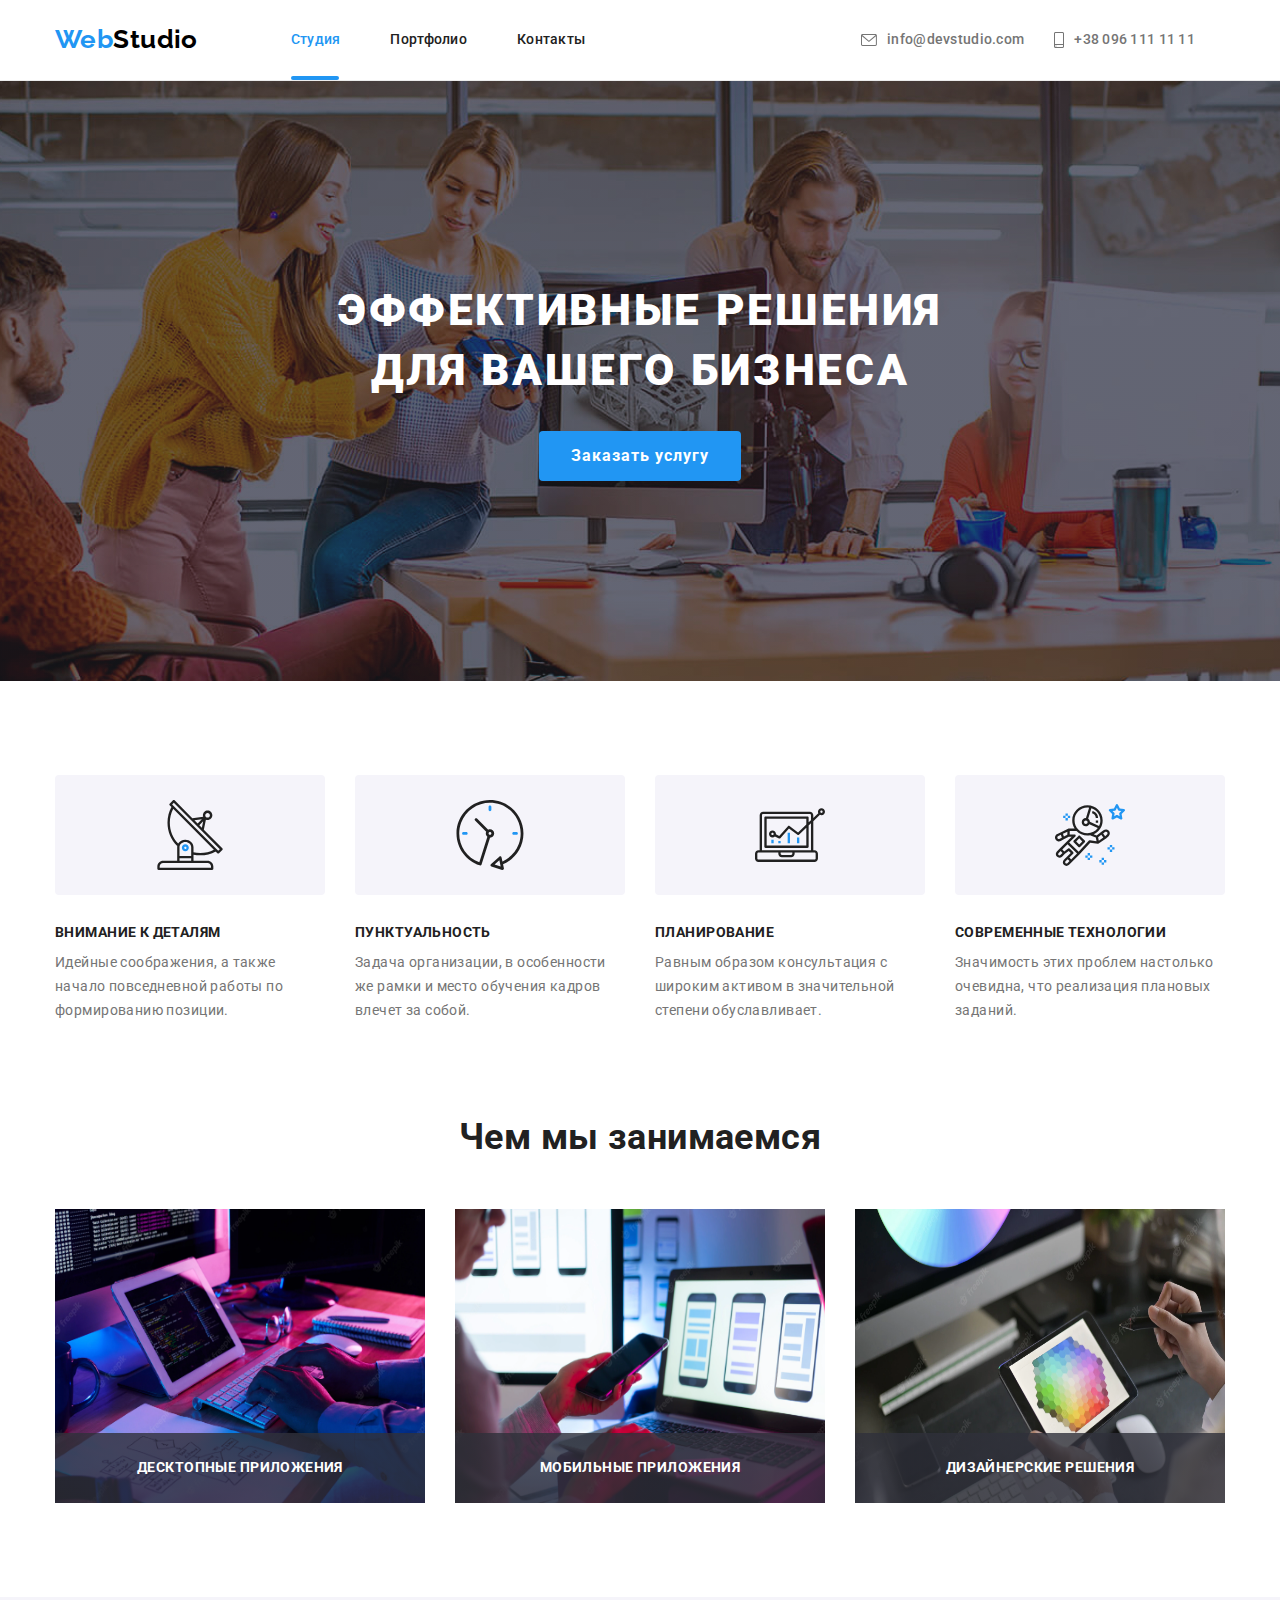
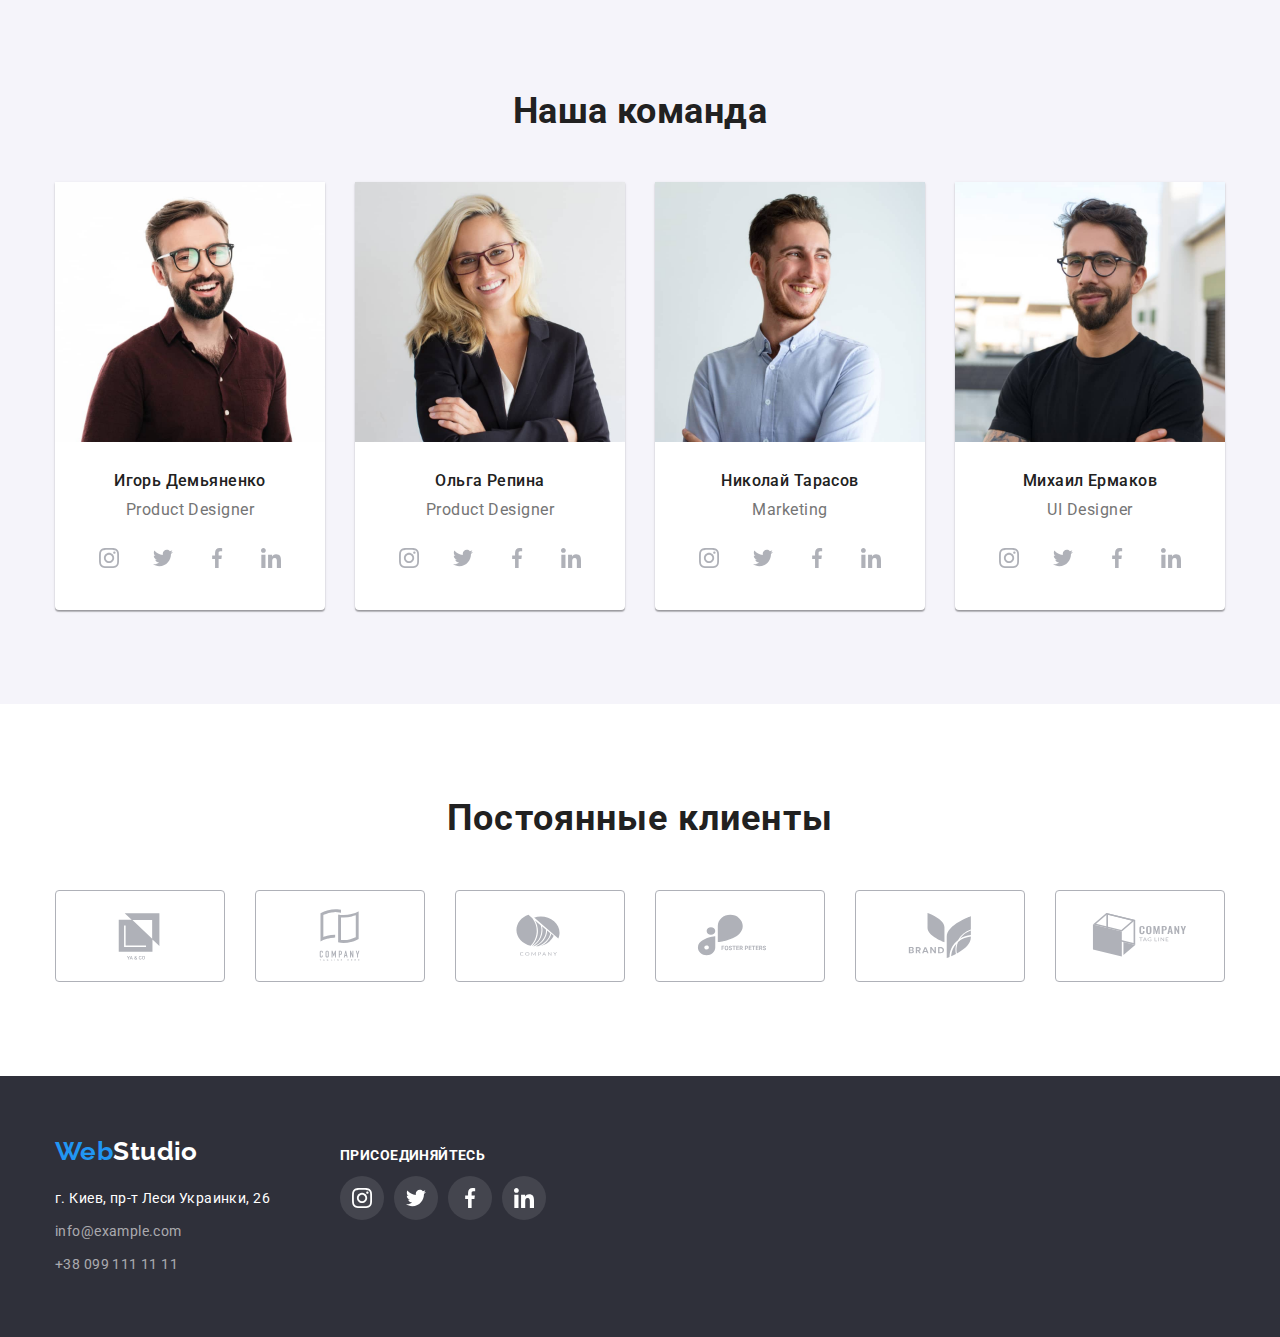
<file: index.html>
<!DOCTYPE html>
<html lang="en">
  <head>
    <meta charset="UTF-8" />
    <meta http-equiv="X-UA-Compatible" content="IE=edge" />
    <meta name="viewport" content="width=device-width, initial-scale=1.0" />
    <title>Document</title>
    <link
      href="https://fonts.googleapis.com/css2?family=Raleway:wght@700&family=Roboto:wght@400;500;700;900&display=swap"
      rel="stylesheet"
    />
    <link
      rel="stylesheet"
      href="https://cdnjs.cloudflare.com/ajax/libs/modern-normalize/0.6.0/modern-normalize.min.css
"
    />
    <link rel="stylesheet" href="./css/styles.css" />
  </head>
  <body>
    <!--Header-->
    <header class="page-header">
      <div class="container container-contacts">
        <nav class="header-nav">
          <a href="./index.html" class="logo-header-link link"
            ><span class="logo-web-word">Web</span><span class="logo-studio-word">Studio</span>
          </a>
          <ul class="site-nav-list list">
            <li class="site-item">
              <a href="./index.html" class="site-nav-link studio-active-link studio-link link"
                >Студия</a
              >
            </li>
            <li class="site-item">
              <a href="./portfolio.html" class="site-nav-link link">Портфолио</a>
            </li>
            <li class="site-item"><a href="#" class="site-nav-link link">Контакты</a></li>
          </ul>
        </nav>
        <ul class="our-contacts-list list">
          <li class="email-header-item">
            <a href="mailto:info@example.com" class="link-header-contacts link">
              <svg class="icon-contacts-header" width="16" height="12">
                <use href="./images/sprite.svg#icon-envelope"></use></svg
              >info@devstudio.com</a
            >
          </li>
          <li class="phone-header-item">
            <a href="tel:+380991111111" class="link-header-contacts link">
              <svg class="icon-contacts-header" width="10" height="16">
                <use href="./images/sprite.svg#icon-smartphone"></use></svg
              >+38 096 111 11 11</a
            >
          </li>
        </ul>
      </div>
    </header>
    <!--Main content-->
    <main>
      <section class="hero">
        <div class="container">
          <h1 class="hero-title">Эффективные решения для вашего бизнеса</h1>
          <button data-modal-open type="button" class="button-order">Заказать услугу</button>
          <!--Modal window-->
          <div class="backdrop is-hidden" data-modal>
            <div class="modal">
              <button data-modal-close type="button" class="button-close">
                <svg class="icon-close" width="18" height="18">
                  <use href="./images/sprite.svg#icon-close"></use>
                </svg>
              </button>
            </div>
          </div>
        </div>
      </section>
      <section class="section">
        <div class="container">
          <h2 class="visually-hidden">Наши преимущества</h2>
          <ul class="our-benefits-list list features">
            <li class="our-benefits-item">
              <div class="our-benefits-icons">
                <svg class="icons-benefits">
                  <use href="./images/sprite.svg#icon-antenna"></use>
                </svg>
              </div>
              <div>
                <h3 class="section-title">Внимание к деталям</h3>
                <p class="our-benefits-text">
                  Идейные соображения, а также начало повседневной работы по формированию позиции.
                </p>
              </div>
            </li>
            <li class="our-benefits-item">
              <div class="our-benefits-icons">
                <svg class="icons-benefits">
                  <use href="./images/sprite.svg#icon-clock"></use>
                </svg>
              </div>
              <div>
                <h3 class="section-title">Пунктуальность</h3>
                <p class="our-benefits-text">
                  Задача организации, в особенности же рамки и место обучения кадров влечет за
                  собой.
                </p>
              </div>
            </li>
            <li class="our-benefits-item">
              <div class="our-benefits-icons">
                <svg class="icons-benefits">
                  <use href="./images/sprite.svg#icon-diagram"></use>
                </svg>
              </div>
              <div>
                <h3 class="section-title">Планирование</h3>
                <p class="our-benefits-text">
                  Равным образом консультация с широким активом в значительной степени
                  обуславливает.
                </p>
              </div>
            </li>
            <li class="our-benefits-item">
              <div class="our-benefits-icons">
                <svg class="icons-benefits">
                  <use href="./images/sprite.svg#icon-astronaut"></use>
                </svg>
              </div>
              <div>
                <h3 class="section-title">Современные технологии</h3>
                <p class="our-benefits-text">
                  Значимость этих проблем настолько очевидна, что реализация плановых заданий.
                </p>
              </div>
            </li>
          </ul>
        </div>
      </section>
      <section class="section our-work-section">
        <div class="container">
          <h2 class="section-title-our-work">Чем мы занимаемся</h2>
          <ul class="our-work-list list">
            <li class="our-work-pictures-item">
              <img src="./images/image1.jpeg" alt="work on the computer" width="370" height="294" />
              <p class="our-work-text">Десктопные приложения</p>
            </li>
            <li class="our-work-pictures-item">
              <img
                src="./images/image2.jpeg"
                alt="mobile application development"
                width="370"
                height="294"
              />
              <p class="our-work-text">Мобильные приложения</p>
            </li>
            <li class="our-work-pictures-item">
              <img
                src="./images/image3.jpeg"
                alt="palette on the tablet"
                width="370"
                height="294"
              />
              <p class="our-work-text">Дизайнерские решения</p>
            </li>
          </ul>
        </div>
      </section>
      <section class="team section">
        <div class="container">
          <h2 class="section-title-our-team">Наша команда</h2>
          <ul class="team-list list">
            <li class="team-item">
              <img
                src="./images/foto1.jpg"
                alt="Ihor Demyanenko Product Designer"
                width="270"
                height="260"
              />
              <div class="team-wrapper">
                <h3 class="team-names">Игорь Демьяненко</h3>
                <p class="team-jobs">Product Designer</p>
                <ul class="social-link-our-team-list list">
                  <li class="social-link-our-team-item">
                    <a class="social-link-team" href="#">
                      <svg class="icons-links-team">
                        <use href="./images/sprite.svg#icon-instagram"></use>
                      </svg>
                    </a>
                  </li>
                  <li class="social-link-our-team-item">
                    <a class="social-link-team" href="#">
                      <svg class="icons-links-team">
                        <use href="./images/sprite.svg#icon-twitter"></use>
                      </svg>
                    </a>
                  </li>
                  <li class="social-link-our-team-item">
                    <a class="social-link-team" href="#">
                      <svg class="icons-links-team">
                        <use href="./images/sprite.svg#icon-facebook"></use>
                      </svg>
                    </a>
                  </li>
                  <li class="social-link-our-team-item">
                    <a class="social-link-team" href="#">
                      <svg class="icons-links-team">
                        <use href="./images/sprite.svg#icon-linkedin"></use>
                      </svg>
                    </a>
                  </li>
                </ul>
              </div>
            </li>
            <li class="team-item">
              <img
                src="./images/foto2.jpg"
                alt="Olga Repina Product Designer"
                width="270"
                height="260"
              />
              <div class="team-wrapper">
                <h3 class="team-names">Ольга Репина</h3>
                <p class="team-jobs">Product Designer</p>
                <ul class="social-link-our-team-list list">
                  <li class="social-link-our-team-item">
                    <a class="social-link-team" href="#">
                      <svg class="icons-links-team">
                        <use href="./images/sprite.svg#icon-instagram"></use>
                      </svg>
                    </a>
                  </li>
                  <li class="social-link-our-team-item">
                    <a class="social-link-team" href="#">
                      <svg class="icons-links-team">
                        <use href="./images/sprite.svg#icon-twitter"></use>
                      </svg>
                    </a>
                  </li>
                  <li class="social-link-our-team-item">
                    <a class="social-link-team" href="#">
                      <svg class="icons-links-team">
                        <use href="./images/sprite.svg#icon-facebook"></use>
                      </svg>
                    </a>
                  </li>
                  <li class="social-link-our-team-item">
                    <a class="social-link-team" href="#">
                      <svg class="icons-links-team">
                        <use href="./images/sprite.svg#icon-linkedin"></use>
                      </svg>
                    </a>
                  </li>
                </ul>
              </div>
            </li>
            <li class="team-item">
              <img
                src="./images/foto3.jpg"
                alt="Nikolay Tarasov Marketing"
                width="270"
                height="260"
              />
              <div class="team-wrapper">
                <h3 class="team-names">Николай Тарасов</h3>
                <p class="team-jobs">Marketing</p>
                <ul class="social-link-our-team-list list">
                  <li class="social-link-our-team-item">
                    <a class="social-link-team" href="#">
                      <svg class="icons-links-team">
                        <use href="./images/sprite.svg#icon-instagram"></use>
                      </svg>
                    </a>
                  </li>
                  <li class="social-link-our-team-item">
                    <a class="social-link-team" href="#">
                      <svg class="icons-links-team">
                        <use href="./images/sprite.svg#icon-twitter"></use>
                      </svg>
                    </a>
                  </li>
                  <li class="social-link-our-team-item">
                    <a class="social-link-team" href="#">
                      <svg class="icons-links-team">
                        <use href="./images/sprite.svg#icon-facebook"></use>
                      </svg>
                    </a>
                  </li>
                  <li class="social-link-our-team-item">
                    <a class="social-link-team" href="#">
                      <svg class="icons-links-team">
                        <use href="./images/sprite.svg#icon-linkedin"></use>
                      </svg>
                    </a>
                  </li>
                </ul>
              </div>
            </li>
            <li class="team-item">
              <img
                src="./images/foto4.jpg"
                alt="Mykhail Ermakov UI Designer"
                width="270"
                height="260"
              />
              <div class="team-wrapper">
                <h3 class="team-names">Михаил Ермаков</h3>
                <p class="team-jobs">UI Designer</p>
                <ul class="social-link-our-team-list list">
                  <li class="social-link-our-team-item">
                    <a class="social-link-team" href="#">
                      <svg class="icons-links-team">
                        <use href="./images/sprite.svg#icon-instagram"></use>
                      </svg>
                    </a>
                  </li>
                  <li class="social-link-our-team-item">
                    <a class="social-link-team" href="#">
                      <svg class="icons-links-team">
                        <use href="./images/sprite.svg#icon-twitter"></use>
                      </svg>
                    </a>
                  </li>
                  <li class="social-link-our-team-item">
                    <a class="social-link-team" href="#">
                      <svg class="icons-links-team">
                        <use href="./images/sprite.svg#icon-facebook"></use>
                      </svg>
                    </a>
                  </li>
                  <li class="social-link-our-team-item">
                    <a class="social-link-team" href="#">
                      <svg class="icons-links-team">
                        <use href="./images/sprite.svg#icon-linkedin"></use>
                      </svg>
                    </a>
                  </li>
                </ul>
              </div>
            </li>
          </ul>
        </div>
      </section>
      <section class="regular-clients section">
        <div class="container">
          <h2 class="regular-clients-title">Постоянные клиенты</h2>
          <ul class="regulars-clients-list list">
            <li class="regular-clients-item">
              <a class="regular-clients-link" href="#">
                <svg class="icons-regular-clients">
                  <use href="./images/sprite.svg#icon-logo-one-client"></use></svg
              ></a>
            </li>
            <li class="regular-clients-item">
              <a class="regular-clients-link" href="#">
                <svg class="icons-regular-clients">
                  <use href="./images/sprite.svg#icon-logo-two-client"></use></svg
              ></a>
            </li>
            <li class="regular-clients-item">
              <a class="regular-clients-link" href="#">
                <svg class="icons-regular-clients">
                  <use href="./images/sprite.svg#icon-logo-three-client"></use></svg
              ></a>
            </li>
            <li class="regular-clients-item">
              <a class="regular-clients-link" href="#">
                <svg class="icons-regular-clients">
                  <use href="./images/sprite.svg#icon-logo-four-client"></use></svg
              ></a>
            </li>
            <li class="regular-clients-item">
              <a class="regular-clients-link" href="#">
                <svg class="icons-regular-clients">
                  <use href="./images/sprite.svg#icon-logo-five-client"></use></svg
              ></a>
            </li>
            <li class="regular-clients-item">
              <a class="regular-clients-link" href="#">
                <svg class="icons-regular-clients">
                  <use href="./images/sprite.svg#icon-logo-six-client"></use></svg
              ></a>
            </li>
          </ul>
        </div>
      </section>
    </main>
    <!--Footer-->
    <footer class="address">
      <div class="container footer-container">
        <div>
          <a href="./index.html" class="logo-footer-link"
            ><span class="logo-web-word-footer">Web</span
            ><span class="logo-studio-footer">Studio</span>
          </a>
          <address class="address-footer">
            <ul class="our-contacts-footer-list list">
              <li class="location-footer-item">
                <a
                  href="https://goo.gl/maps/Vx2QpGeJgKts4WJs9"
                  class="location-link"
                  target="_blank"
                  rel="noopener nofollow"
                  >г. Киев, пр-т Леси Украинки, 26</a
                >
              </li>
              <li class="location-footer-item">
                <a href="mailto:info@example.com" class="footer-link link">info@example.com</a>
              </li>
              <li class="location-footer-item">
                <a href="tel:+380991111111" class="footer-link link"> +38 099 111 11 11 </a>
              </li>
            </ul>
          </address>
        </div>
        <div class="join-social-links">
          <p class="join-title-footer">присоединяйтесь</p>
          <ul class="social-link-our-team-list list">
            <li class="social-link-our-team-item">
              <a class="social-link-team social-link-team-footer" href="#">
                <svg class="icons-links-team icons-links-team-footer">
                  <use href="./images/sprite.svg#icon-instagram"></use>
                </svg>
              </a>
            </li>
            <li class="social-link-our-team-item">
              <a class="social-link-team social-link-team-footer" href="#">
                <svg class="icons-links-team icons-links-team-footer">
                  <use href="./images/sprite.svg#icon-twitter"></use>
                </svg>
              </a>
            </li>
            <li class="social-link-our-team-item">
              <a class="social-link-team social-link-team-footer" href="#">
                <svg class="icons-links-team icons-links-team-footer">
                  <use href="./images/sprite.svg#icon-facebook"></use>
                </svg>
              </a>
            </li>
            <li class="social-link-our-team-item">
              <a class="social-link-team social-link-team-footer" href="#">
                <svg class="icons-links-team icons-links-team-footer">
                  <use href="./images/sprite.svg#icon-linkedin"></use>
                </svg>
              </a>
            </li>
          </ul>
        </div>
      </div>
    </footer>
    <script src="./js/modal.js"></script>
  </body>
</html>
</file>
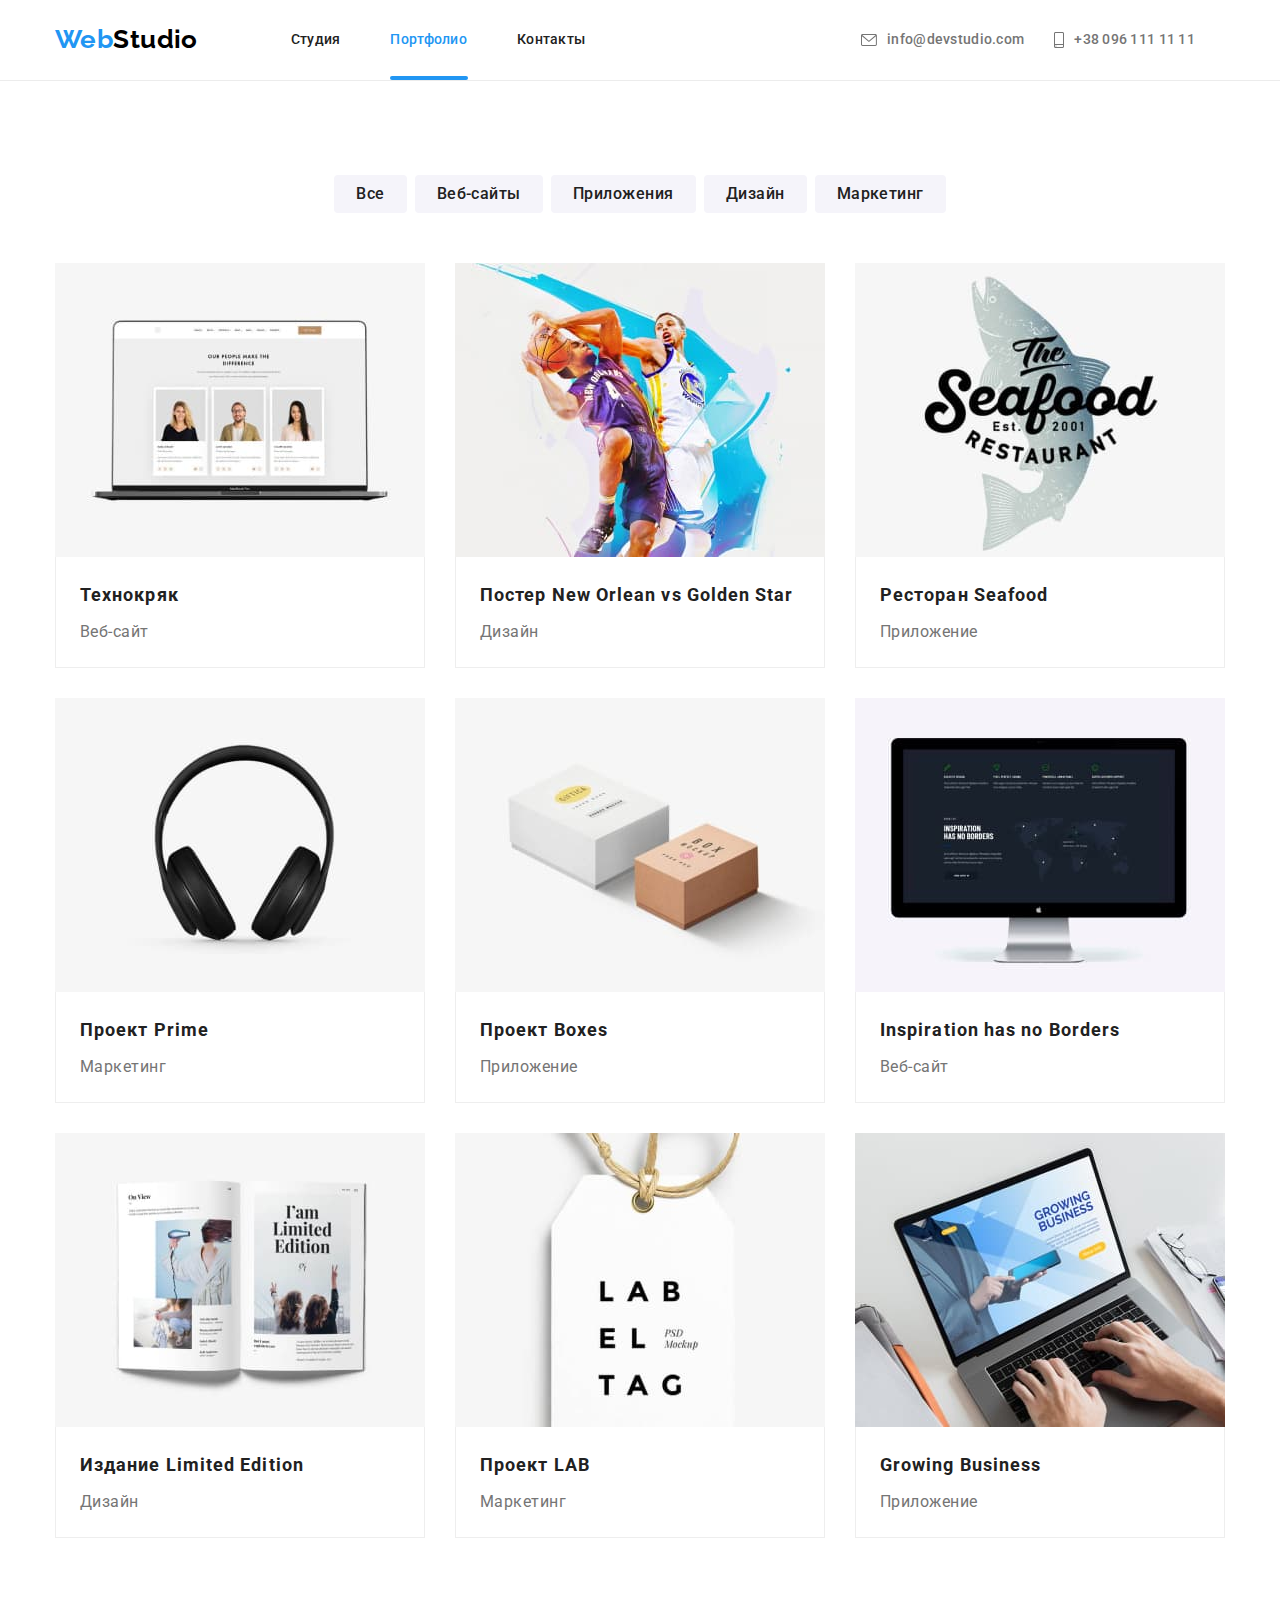
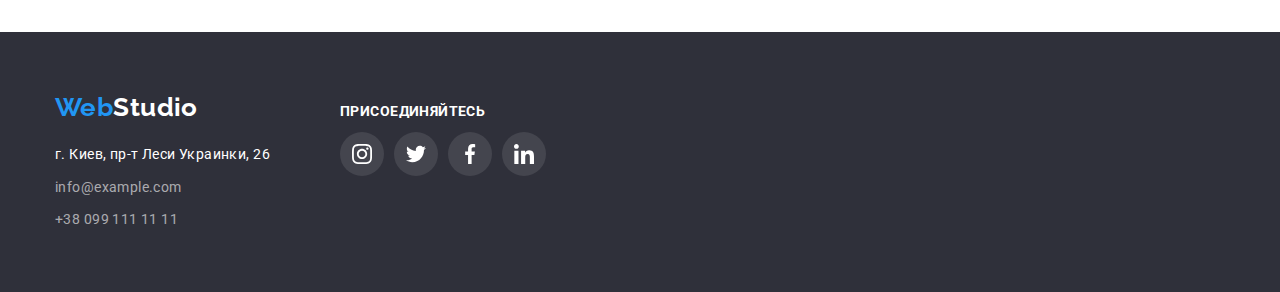
<file: portfolio.html>
<!DOCTYPE html>
<html lang="en">
  <head>
    <meta charset="UTF-8" />
    <meta http-equiv="X-UA-Compatible" content="IE=edge" />
    <meta name="viewport" content="width=device-width, initial-scale=1.0" />
    <title>Document</title>
    <link
      href="https://fonts.googleapis.com/css2?family=Raleway:wght@700&family=Roboto:wght@400;500;700;900&display=swap"
      rel="stylesheet"
    />
    <link
      rel="stylesheet"
      href="https://cdnjs.cloudflare.com/ajax/libs/modern-normalize/0.6.0/modern-normalize.min.css"
    />
    <link rel="stylesheet" href="./css/styles.css" />
  </head>
  <body class="page">
    <!--Header-->
    <header class="page-header">
      <div class="container container-contacts">
        <nav class="header-nav">
          <a href="./index.html" class="logo-header-link link"
            ><span class="logo-web-word">Web</span><span class="logo-studio-word">Studio</span>
          </a>
          <ul class="site-nav-list list">
            <li class="site-item">
              <a href="./index.html" class="site-nav-link link">Студия</a>
            </li>
            <li class="site-item">
              <a
                href="./portfolio.html"
                class="site-nav-link portfolio-active-link portfolio-link link"
                >Портфолио</a
              >
            </li>
            <li class="site-item"><a href="#" class="site-nav-link link">Контакты</a></li>
          </ul>
        </nav>
        <ul class="our-contacts-list list">
          <li class="email-header-item">
            <a href="mailto:info@example.com" class="link-header-contacts link">
              <svg class="icon-contacts-header" width="16" height="12">
                <use href="./images/sprite.svg#icon-envelope"></use></svg
              >info@devstudio.com</a
            >
          </li>
          <li class="phone-header-item">
            <a href="tel:+380991111111" class="link-header-contacts link">
              <svg class="icon-contacts-header" width="10" height="16">
                <use href="./images/sprite.svg#icon-smartphone"></use></svg
              >+38 096 111 11 11</a
            >
          </li>
        </ul>
      </div>
    </header>
    <!--Main content-->
    <main>
      <section class="section">
        <div class="container">
          <h1 class="visually-hidden">Примеры работ</h1>
          <ul class="button-page-second-list list">
            <li>
              <button type="button" class="button-portfolio">Все</button>
            </li>
            <li>
              <button type="button" class="button-portfolio">Веб-сайты</button>
            </li>
            <li>
              <button type="button" class="button-portfolio button-shadow-portfolio">
                Приложения
              </button>
            </li>
            <li>
              <button type="button" class="button-portfolio button-shadow-portfolio">Дизайн</button>
            </li>
            <li>
              <button type="button" class="button-portfolio button-shadow-portfolio">
                Маркетинг
              </button>
            </li>
          </ul>
          <ul class="our-projects-list list">
            <li class="our-progects-pictures-item">
              <a class="our-projects-link link" href="#">
                <div class="our-projects-overlay">
                  <img src="./images/texnokryak.jpg" alt="our people" width="370" height="294" />
                  <p class="our-projects-thumb-text">
                    Ресурс предлагает комплексные предложения с разным уровнем функционала и
                    сервисов. Все это позволит посетителю получить исчерпывающие сведения о компании
                    или частном лице.
                  </p>
                </div>
                <div class="our-progects-pictures-wrapper">
                  <h2 class="section-title-page-second">Технокряк</h2>
                  <p class="our-projects-text">Веб-сайт</p>
                </div></a
              >
            </li>
            <li class="our-progects-pictures-item">
              <a class="our-projects-link link" href="#">
                <div class="our-projects-overlay">
                  <img
                    src="./images/poster-new-orlean.jpg"
                    alt="poster new orlean"
                    width="370"
                    height="294"
                  />
                  <p class="our-projects-thumb-text">
                    Ресурс предлагает комплексные предложения с разным уровнем функционала и
                    сервисов. Все это позволит посетителю получить исчерпывающие сведения о компании
                    или частном лице.
                  </p>
                </div>
                <div class="our-progects-pictures-wrapper">
                  <h2 class="section-title-page-second">Постер New Orlean vs Golden Star</h2>
                  <p class="our-projects-text">Дизайн</p>
                </div></a
              >
            </li>
            <li class="our-progects-pictures-item">
              <a class="our-projects-link link" href="#">
                <div class="our-projects-overlay">
                  <img
                    src="./images/sea-food.jpg"
                    alt="poster sea food restaurant"
                    width="370"
                    height="294"
                  />
                  <p class="our-projects-thumb-text">
                    Ресурс предлагает комплексные предложения с разным уровнем функционала и
                    сервисов. Все это позволит посетителю получить исчерпывающие сведения о компании
                    или частном лице.
                  </p>
                </div>
                <div class="our-progects-pictures-wrapper">
                  <h2 class="section-title-page-second">Ресторан Seafood</h2>
                  <p class="our-projects-text">Приложение</p>
                </div></a
              >
            </li>
            <li class="our-progects-pictures-item">
              <a class="our-projects-link link" href="#">
                <div class="our-projects-overlay">
                  <img src="./images/project-prime.jpg" alt="headphone" width="370" height="294" />
                  <p class="our-projects-thumb-text">
                    Ресурс предлагает комплексные предложения с разным уровнем функционала и
                    сервисов. Все это позволит посетителю получить исчерпывающие сведения о компании
                    или частном лице.
                  </p>
                </div>
                <div class="our-progects-pictures-wrapper">
                  <h2 class="section-title-page-second">Проект Prime</h2>
                  <p class="our-projects-text">Маркетинг</p>
                </div></a
              >
            </li>
            <li class="our-progects-pictures-item">
              <a class="our-projects-link link" href="#">
                <div class="our-projects-overlay">
                  <img src="./images/project-boxes.jpg" alt="boxes" width="370" height="294" />
                  <p class="our-projects-thumb-text">
                    Ресурс предлагает комплексные предложения с разным уровнем функционала и
                    сервисов. Все это позволит посетителю получить исчерпывающие сведения о компании
                    или частном лице.
                  </p>
                </div>
                <div class="our-progects-pictures-wrapper">
                  <h2 class="section-title-page-second">Проект Boxes</h2>
                  <p class="our-projects-text">Приложение</p>
                </div></a
              >
            </li>
            <li class="our-progects-pictures-item">
              <a class="our-projects-link link" href="#">
                <div class="our-projects-overlay">
                  <img
                    src="./images/inspirations.jpg"
                    alt="computer monitor"
                    width="370"
                    height="294"
                  />
                  <p class="our-projects-thumb-text">
                    Ресурс предлагает комплексные предложения с разным уровнем функционала и
                    сервисов. Все это позволит посетителю получить исчерпывающие сведения о компании
                    или частном лице.
                  </p>
                </div>
                <div class="our-progects-pictures-wrapper">
                  <h2 class="section-title-page-second">Inspiration has no Borders</h2>
                  <p class="our-projects-text">Веб-сайт</p>
                </div></a
              >
            </li>
            <li class="our-progects-pictures-item">
              <a class="our-projects-link link" href="#">
                <div class="our-projects-overlay">
                  <img
                    src="./images/limited-edition.jpg"
                    alt="limited edition"
                    width="370"
                    height="294"
                  />
                  <p class="our-projects-thumb-text">
                    Ресурс предлагает комплексные предложения с разным уровнем функционала и
                    сервисов. Все это позволит посетителю получить исчерпывающие сведения о компании
                    или частном лице.
                  </p>
                </div>
                <div class="our-progects-pictures-wrapper">
                  <h2 class="section-title-page-second">Издание Limited Edition</h2>
                  <p class="our-projects-text">Дизайн</p>
                </div></a
              >
            </li>
            <li class="our-progects-pictures-item">
              <a class="our-projects-link link" href="#">
                <div class="our-projects-overlay">
                  <img src="./images/project-lab.jpg" alt="lab el tag" width="370" height="294" />
                  <p class="our-projects-thumb-text">
                    Ресурс предлагает комплексные предложения с разным уровнем функционала и
                    сервисов. Все это позволит посетителю получить исчерпывающие сведения о компании
                    или частном лице.
                  </p>
                </div>
                <div class="our-progects-pictures-wrapper">
                  <h2 class="section-title-page-second">Проект LAB</h2>
                  <p class="our-projects-text">Маркетинг</p>
                </div></a
              >
            </li>
            <li class="our-progects-pictures-item">
              <a class="our-projects-link link" href="#">
                <div class="our-projects-overlay">
                  <img src="./images/growing-business.jpg" alt="laptop" width="370" height="294" />
                  <p class="our-projects-thumb-text">
                    Ресурс предлагает комплексные предложения с разным уровнем функционала и
                    сервисов. Все это позволит посетителю получить исчерпывающие сведения о компании
                    или частном лице.
                  </p>
                </div>
                <div class="our-progects-pictures-wrapper">
                  <h2 class="section-title-page-second">Growing Business</h2>
                  <p class="our-projects-text">Приложение</p>
                </div></a
              >
            </li>
          </ul>
        </div>
      </section>
    </main>
    <!--Footer-->
    <footer class="address">
      <div class="container footer-container">
        <div>
          <a href="./index.html" class="logo-footer-link"
            ><span class="logo-web-word-footer">Web</span
            ><span class="logo-studio-footer">Studio</span>
          </a>
          <address class="address-footer">
            <ul class="our-contacts-footer-list list">
              <li class="location-footer-item">
                <a
                  href="https://goo.gl/maps/Vx2QpGeJgKts4WJs9"
                  class="location-link"
                  target="_blank"
                  rel="noopener nofollow"
                  >г. Киев, пр-т Леси Украинки, 26</a
                >
              </li>
              <li class="location-footer-item">
                <a href="mailto:info@example.com" class="footer-link link">info@example.com</a>
              </li>
              <li class="location-footer-item">
                <a href="tel:+380991111111" class="footer-link link"> +38 099 111 11 11 </a>
              </li>
            </ul>
          </address>
        </div>
        <div class="join-social-links">
          <p class="join-title-footer">присоединяйтесь</p>
          <ul class="social-link-our-team-list list">
            <li class="social-link-our-team-item">
              <a class="social-link-team social-link-team-footer" href="#">
                <svg class="icons-links-team icons-links-team-footer">
                  <use href="./images/sprite.svg#icon-instagram"></use>
                </svg>
              </a>
            </li>
            <li class="social-link-our-team-item">
              <a class="social-link-team social-link-team-footer" href="#">
                <svg class="icons-links-team icons-links-team-footer">
                  <use href="./images/sprite.svg#icon-twitter"></use>
                </svg>
              </a>
            </li>
            <li class="social-link-our-team-item">
              <a class="social-link-team social-link-team-footer" href="#">
                <svg class="icons-links-team icons-links-team-footer">
                  <use href="./images/sprite.svg#icon-facebook"></use>
                </svg>
              </a>
            </li>
            <li class="social-link-our-team-item">
              <a class="social-link-team social-link-team-footer" href="#">
                <svg class="icons-links-team icons-links-team-footer">
                  <use href="./images/sprite.svg#icon-linkedin"></use>
                </svg>
              </a>
            </li>
          </ul>
        </div>
      </div>
    </footer>
  </body>
</html>
</file>
<file: css/styles.css>
:root {
  --primary-text-color: #757575;
  --title-text-color: #212121;
  --accent-text-color: #2196f3;
  --background-color: #ffffff;
  --background-color-second: #2f303a;
  --background-color-btn: #f5f4fa;
  --color-btn-portfolio: #212121;
  --color-tel-email: rgba(255, 255, 255, 0.6);
  --color-logo: #000000;
  --button-order-hover: #188ce8;
  --color-portfolio-projects: #eeeeee;
  --background-color-main: #e5e5e5;
  --backround-color-hero: #c4c4c4;
  --bgc-social-icons: #afb1b8;
  --timing-function: cubic-bezier(0.4, 0, 0.2, 1);
  --timing-duration: 250ms;
}
/* ========================Body============================== */

body {
  background-color: var(--background-color);
  color: var(--primary-text-color);
  font-family: 'Roboto', sans-serif;
  font-size: 14px;
  letter-spacing: 0.03em;
}

h1,
h2,
h3,
h4,
h5,
h6,
p {
  margin: 0;
}

img {
  display: block;
  max-width: 100%;
  /* height: auto; */
}
.address {
  font-style: normal;
}
.button-portfolio {
  transition: background-color var(--timing-duration) var(--timing-function),
    color var(--timing-duration) var(--timing-function),
    box-shadow var(--timing-duration) var(--timing-function);
  display: block;
  margin: 0 auto;

  border: none;
  border-radius: 4px;
  cursor: pointer;

  background-color: var(--background-color-btn);
  color: var(--color-btn-portfolio);

  padding: 6px 22px;

  font-weight: 500;
  font-size: 16px;
  line-height: 1.62;

  text-align: center;
  letter-spacing: 0.03em;
  border-radius: 4px;
}
.section {
  padding-top: 94px;
  padding-bottom: 94px;
}
.container {
  width: 1200px;
  margin: 0 auto;
  padding: 0 15px;
}
.container-contacts {
  display: flex;
}

.list {
  list-style: none;
  padding-left: 0px;
  margin: 0px;
}

.link {
  text-decoration: none;
  color: inherit;
}
/*==================================== Header=============================*/

/* ===================================Logo=============================== */
.logo-header-link {
  padding-top: 24px;
  padding-bottom: 25px;

  font-family: 'Raleway';
  font-weight: 700;
  font-size: 26px;
  line-height: 1.19;
  text-decoration: none;
}
.logo-header-link .logo-web-word {
  color: var(--accent-text-color);
}
.logo-studio-word {
  color: var(--color-logo);
}

.header-nav {
  display: flex;
}

.page-header {
  border-bottom: 1px solid #ececec;
}
/* ===================================Site-nav=============================== */
.site-nav-list {
  display: flex;
  margin-left: 93px;
}
.site-item:not(:last-child) {
  margin-right: 50px;
}
.site-nav-list a,
.our-contacts-list a {
  display: flex;
  align-items: center;
  padding-top: 32px;
  padding-bottom: 32px;

  font-weight: 500;
  font-size: 14px;
  line-height: 1.14;

  text-decoration: none;
  letter-spacing: 0.02em;
}
.icon-contacts-header {
  margin-right: 10px;
  fill: currentColor;
}
.icon-contacts-header:hover,
.icon-contacts-header:focus {
  fill: currentColor;
  cursor: pointer;
}
.site-nav-link {
  color: var(--title-text-color);
  transition: color var(--timing-duration) var(--timing-function);
}

.site-nav-link:hover,
.site-nav-link:focus {
  color: var(--accent-text-color);
}
.studio-active-link,
.portfolio-active-link {
  color: var(--accent-text-color);
}

.portfolio-link {
  position: relative;
}
.portfolio-link::after {
  position: absolute;
  bottom: 0;
  content: '';
  display: block;
  width: 78px;
  height: 4px;

  background-color: var(--accent-text-color);
  border-radius: 2px;
  transition: opacity var(--timing-duration) var(--timing-function);
}

.studio-link {
  position: relative;
}
.studio-link::after {
  position: absolute;

  bottom: 0;
  content: '';
  display: block;
  width: 48px;
  height: 4px;
  background-color: var(--accent-text-color);
  border-radius: 2px;
  transition: opacity var(--timing-duration) var(--timing-function);
}

/* ================================== Contacts =============================== */
.our-contacts-list {
  display: flex;
  margin-left: auto;
}
.our-contacts-list .item:not(:last-child) {
  margin-right: 50px;
}

.link-header-contacts {
  color: var(--primary-text-color);
  margin-right: 30px;
  transition: color var(--timing-duration) var(--timing-function);
}

.link-header-contacts:hover,
.link-header-contacts:focus {
  color: var(--accent-text-color);
}
/* ===========================Main content==================================*/
/* ===========================Hero =========================================*/
.hero {
  background-color: var(--background-color-second);
  padding-top: 200px;
  padding-bottom: 200px;
  text-align: center;

  background-color: var(--backround-color-hero);
  max-width: 1600px;
  height: 600px;
  margin-left: auto;
  margin-right: auto;
  background-image: linear-gradient(rgba(47, 48, 58, 0.4), rgba(47, 48, 58, 0.4)),
    url(../images/img-header-bgr.jpg);
  background-repeat: no-repeat;
  background-position: center;
  background-size: cover;
}
.hero-title {
  width: 696px;
  margin-bottom: 30px;
  margin-left: auto;
  margin-right: auto;

  color: var(--background-color);
  font-weight: 900;
  font-size: 44px;
  line-height: 1.36;
  text-align: center;
  letter-spacing: 0.06em;
  text-transform: uppercase;
}
/* ================================Section=========================== */
.visually-hidden {
  position: absolute;
  width: 1px;
  height: 1px;
  margin: -1px;
  border: 0;
  padding: 0;
  white-space: nowrap;
  clip-path: inset(100%);
  clip: rect(0 0 0 0);
  overflow: hidden;
}

.our-benefits-list {
  display: flex;
  flex-wrap: wrap;
  gap: 30px;
}
.section-title {
  padding-top: 0px;
  margin-bottom: 10px;

  color: var(--title-text-color);
  font-style: Bold;
  font-size: 14px;
  line-height: 1.14;
  text-transform: uppercase;
}
.our-benefits-item {
  flex-basis: calc((100% - 90) / 3);
  width: 270px;
}
.our-benefits-icons {
  display: flex;
  width: 270px;
  height: 120px;
  justify-content: center;
  align-items: center;
  background-color: var(--background-color-btn);
  border-radius: 4px;
  margin-bottom: 30px;
}

.icons-benefits {
  width: 70px;
  height: 70px;
}
.our-benefits-text {
  font-weight: 400;
  font-size: 14px;
  line-height: 1.71;
  letter-spacing: 0.03em;
}

.team-jobs {
  color: var(--primary-text-color);
  font-weight: 400;
  font-size: 16px;
  line-height: 1.18;
  letter-spacing: 0.03em;
  margin-bottom: 16px;
}
.our-work-section {
  padding-top: 0px;
}
.our-work-list {
  display: flex;
  gap: 30px;
}
.our-work-pictures-item {
  position: relative;

  flex-basis: calc((100% - 60) / 3);
  width: 370px;
  height: 294px;
}

.section-title-our-work,
.section-title-our-team {
  padding-top: 0px;
  margin-bottom: 50px;

  color: var(--title-text-color);
  font-weight: 700;
  font-size: 36px;
  line-height: 1.16;
  text-align: center;
}

.our-work-text {
  position: absolute;
  bottom: 0;
  width: 370px;
  height: 70px;
  display: flex;
  justify-content: center;
  align-items: center;

  background-image: linear-gradient(to right, rgba(47, 48, 58, 0.8), rgba(47, 48, 58, 0.8));

  font-weight: 700;
  line-height: 1.14;
  text-align: center;
  text-transform: uppercase;
  color: var(--background-color);
}

.team {
  background-color: var(--background-color-btn);
}

.team-list {
  display: flex;
  flex-wrap: wrap;
  gap: 30px;

  font-weight: 400;
  font-size: 16px;
  line-height: 1.18;
}
.team-item {
  flex-basis: calc((100% - 90px) / 4);
  box-shadow: 0px 1px 3px rgba(0, 0, 0, 0.12), 0px 1px 1px rgba(0, 0, 0, 0.14),
    0px 2px 1px rgba(0, 0, 0, 0.2);
  border-radius: 0px 0px 4px 4px;
  background-color: var(--background-color);
}
.team-names {
  margin-bottom: 10px;

  color: var(--title-text-color);
  font-weight: 500;
  font-size: 16px;
  line-height: 1.18;
}
.team-wrapper {
  padding-top: 30px;
  padding-bottom: 30px;
  text-align: center;
}

.our-projects-list {
  display: flex;
  flex-wrap: wrap;
  gap: 30px;
}
.our-projects-text {
  color: var(--primary-text-color);
  font-weight: 400;
  font-size: 16px;
  line-height: 1.87;
  letter-spacing: 0.03em;
}

.our-progects-pictures-item {
  width: 370px;
}

/* .our-progects-pictures-item:hover,
.our-progects-pictures-item:focus {
  box-shadow: 0px 1px 1px rgba(0, 0, 0, 0.12), 0px 4px 4px rgba(0, 0, 0, 0.06),
    1px 4px 6px rgba(0, 0, 0, 0.16);
} */

.our-progects-pictures-wrapper {
  padding-top: 20px;
  padding-bottom: 20px;
  padding-right: 24px;
  padding-left: 24px;
  align-items: center;
  border: 1px solid var(--color-portfolio-projects);
  border-top: none;
}

.our-projects-overlay {
  position: relative;
  overflow: hidden;
}

.our-projects-thumb-text {
  position: absolute;
  top: 0;
  left: 0;

  transform: translateY(100%);
  transition: transform var(--timing-duration) var(--timing-function);

  width: 370px;
  padding: 63px 24px;

  font-weight: 400;
  font-size: 18px;
  line-height: 1.56;
  color: var(--background-color);
  background-color: rgba(33, 150, 243, 0.9);
}

.our-projects-link {
  display: block;
}

.our-projects-link:hover,
.our-projects-link:focus {
  box-shadow: 0px 1px 1px rgba(0, 0, 0, 0.12), 0px 4px 4px rgba(0, 0, 0, 0.06),
    1px 4px 6px rgba(0, 0, 0, 0.16);
}

.our-projects-link:hover .our-projects-thumb-text,
.our-projects-link:focus .our-projects-thumb-text {
  transform: translateY(0);
}

.section-title-page-second {
  margin-bottom: 4px;

  color: var(--title-text-color);
  font-weight: 700;
  font-size: 18px;
  line-height: 2;
  letter-spacing: 0.06em;
}

.social-link-our-team-list {
  display: flex;
  justify-content: center;
  gap: 10px;
}
.social-link-team {
  display: flex;
  justify-content: center;
  align-items: center;
  width: 44px;
  height: 44px;
  color: var(--bgc-social-icons);
  border-radius: 50%;
  cursor: pointer;
  transition: background-color var(--timing-duration) var(--timing-function),
    color var(--timing-duration) var(--timing-function);
}
.icons-links-team {
  width: 20px;
  height: 20px;
  fill: currentColor;
}
.social-link-team:hover,
.social-link-team:focus {
  background-color: var(--accent-text-color);
  color: var(--background-color);
}

.regulars-clients-list {
  display: flex;
  justify-content: center;
  gap: 30px;
}

.regular-clients-title {
  margin-bottom: 50px;
  font-weight: 700;
  font-size: 36px;
  line-height: 1.16;
  text-align: center;
  letter-spacing: 0.03em;
  color: var(--title-text-color);
}

.regular-clients-link {
  display: flex;
  justify-content: center;
  align-items: center;
  width: 170px;
  height: 92px;
  color: var(--bgc-social-icons);
  cursor: pointer;
  border: 1px solid var(--bgc-social-icons);
  border-radius: 4px;
  cursor: pointer;
  transition: border var(--timing-duration) var(--timing-function),
    color var(--timing-duration) var(--timing-function);
}

.regular-clients-link:hover,
.regular-clients-link:focus {
  color: var(--accent-text-color);
  border: 1px solid var(--accent-text-color);
}

.icons-regular-clients {
  width: 106px;
  height: 60px;
  fill: currentColor;
  transition: fill var(--timing-duration);
}
/* ==============================Button============================*/

.button-order {
  transition: background-color var(--timing-duration) var(--timing-function);

  padding: 10px 32px;

  min-width: 200px;
  background-color: var(--accent-text-color);
  color: var(--background-color);
  font-family: inherit;
  font-weight: 700;
  font-size: 16px;
  line-height: 1.87;
  align-items: center;
  text-align: center;
  letter-spacing: 0.06em;
  border: none;
  border-radius: 4px;
  cursor: pointer;
}
.button-order:hover,
.button-order:focus {
  background-color: var(--button-order-hover);
  box-shadow: 0px 4px 4px rgba(0, 0, 0, 0.15);
}
.button-page-second-list {
  display: flex;
  gap: 8px;
  margin-bottom: 50px;
  justify-content: center;
}

.button-portfolio:hover,
.button-portfolio:focus {
  background-color: var(--accent-text-color);
  color: var(--background-color);
  box-shadow: 0px 3px 1px rgba(0, 0, 0, 0.1), 0px 1px 2px rgba(0, 0, 0, 0.08),
    0px 2px 2px rgba(0, 0, 0, 0.12);
}
/* ================================Footer============================== */
.footer-container {
  display: flex;
  align-items: baseline;
}
.logo-footer-link {
  font-family: 'Raleway';
  font-weight: 700;
  font-size: 26px;
  line-height: 1.19;
  text-decoration: none;
  margin-bottom: 20px;
}
.address {
  padding-top: 60px;
  padding-bottom: 60px;
  background-color: var(--background-color-second);
}
.address-footer {
  display: flex;
  margin-top: 20px;
}
.logo-web-word-footer {
  color: var(--accent-text-color);
}
.logo-studio-footer {
  color: var(--background-color);
}
.our-contacts-footer-list {
  margin-right: 70px;
  font-style: normal;
  font-weight: 500;
  font-size: 14px;
  line-height: 1.14;
}
.location-footer-item:not(:last-child) {
  margin-bottom: 9px;
}
.location-link {
  color: var(--background-color);
  font-weight: 400;
  font-size: 14px;
  line-height: 1.71;
  text-decoration: none;
}
.footer-link {
  transition: color var(--timing-duration) var(--timing-function);
  color: var(--color-tel-email);
  font-style: normal;
  font-weight: 400;
  font-size: 14px;
  line-height: 1.71;
  text-decoration: none;
}

.footer-link:hover,
.footer-link:focus {
  color: var(--accent-text-color);
}

.join-title-footer {
  color: var(--background-color);

  font-style: normal;
  font-weight: 700;
  font-size: 14px;
  line-height: 1.14px;
  letter-spacing: 0.03em;
  text-transform: uppercase;
  text-decoration: none;
  margin-bottom: 20px;
}
.social-link-team-footer {
  background-color: rgba(255, 255, 255, 0.1);
  transition: background-color var(--timing-duration) var(--timing-function);
}

.icons-links-team-footer {
  fill: var(--background-color);
}
.join-social-links {
  display: block;
  width: 206px;
  height: 80px;
  margin-right: 70px;
}
/* ============================ Modal window =========================*/
.backdrop {
  position: fixed;
  top: 0;
  left: 0;
  width: 100%;
  height: 100%;

  background-color: rgba(0, 0, 0, 0.2);
  opacity: 1;
  transition: opacity var(--timing-duration) var(--timing-function),
    visibility var(--timing-duration) var(--timing-function);
  z-index: 100;
}

.backdrop.is-hidden {
  opacity: 0;
  visibility: hidden;
  pointer-events: none;
}

.modal {
  position: absolute;
  top: 50%;
  left: 50%;
  min-height: 581px;
  min-width: 528px;
  background-color: var(--background-color);
  box-shadow: 0px 1px 3px rgba(0, 0, 0, 0.12), 0px 1px 1px rgba(0, 0, 0, 0.14),
    0px 2px 1px rgba(0, 0, 0, 0.2);
  border-radius: 4px;
  transform: translate(-50%, -50%) scale(1);
  transition-property: transform, scale;
  transition-duration: 2500ms;
  transition-timing-function: cubic-bezier(0.4, 0, 0.2, 1);
}

.icon-close {
  width: 18px;
  height: 18px;
  fill: var(--color-logo);
}

.button-close {
  position: absolute;
  top: 8px;
  right: 8px;
  display: flex;

  justify-content: center;
  align-items: center;

  padding: 0;
  width: 30px;
  height: 30px;

  background: var(--background-color);
  border: 1px solid rgba(0, 0, 0, 0.1);
  border-radius: 50%;
  cursor: pointer;
}

.button-close:hover > .icon-close,
.button-close:focus > .icon-close {
  fill: var(--accent-text-color);
}
</file>
